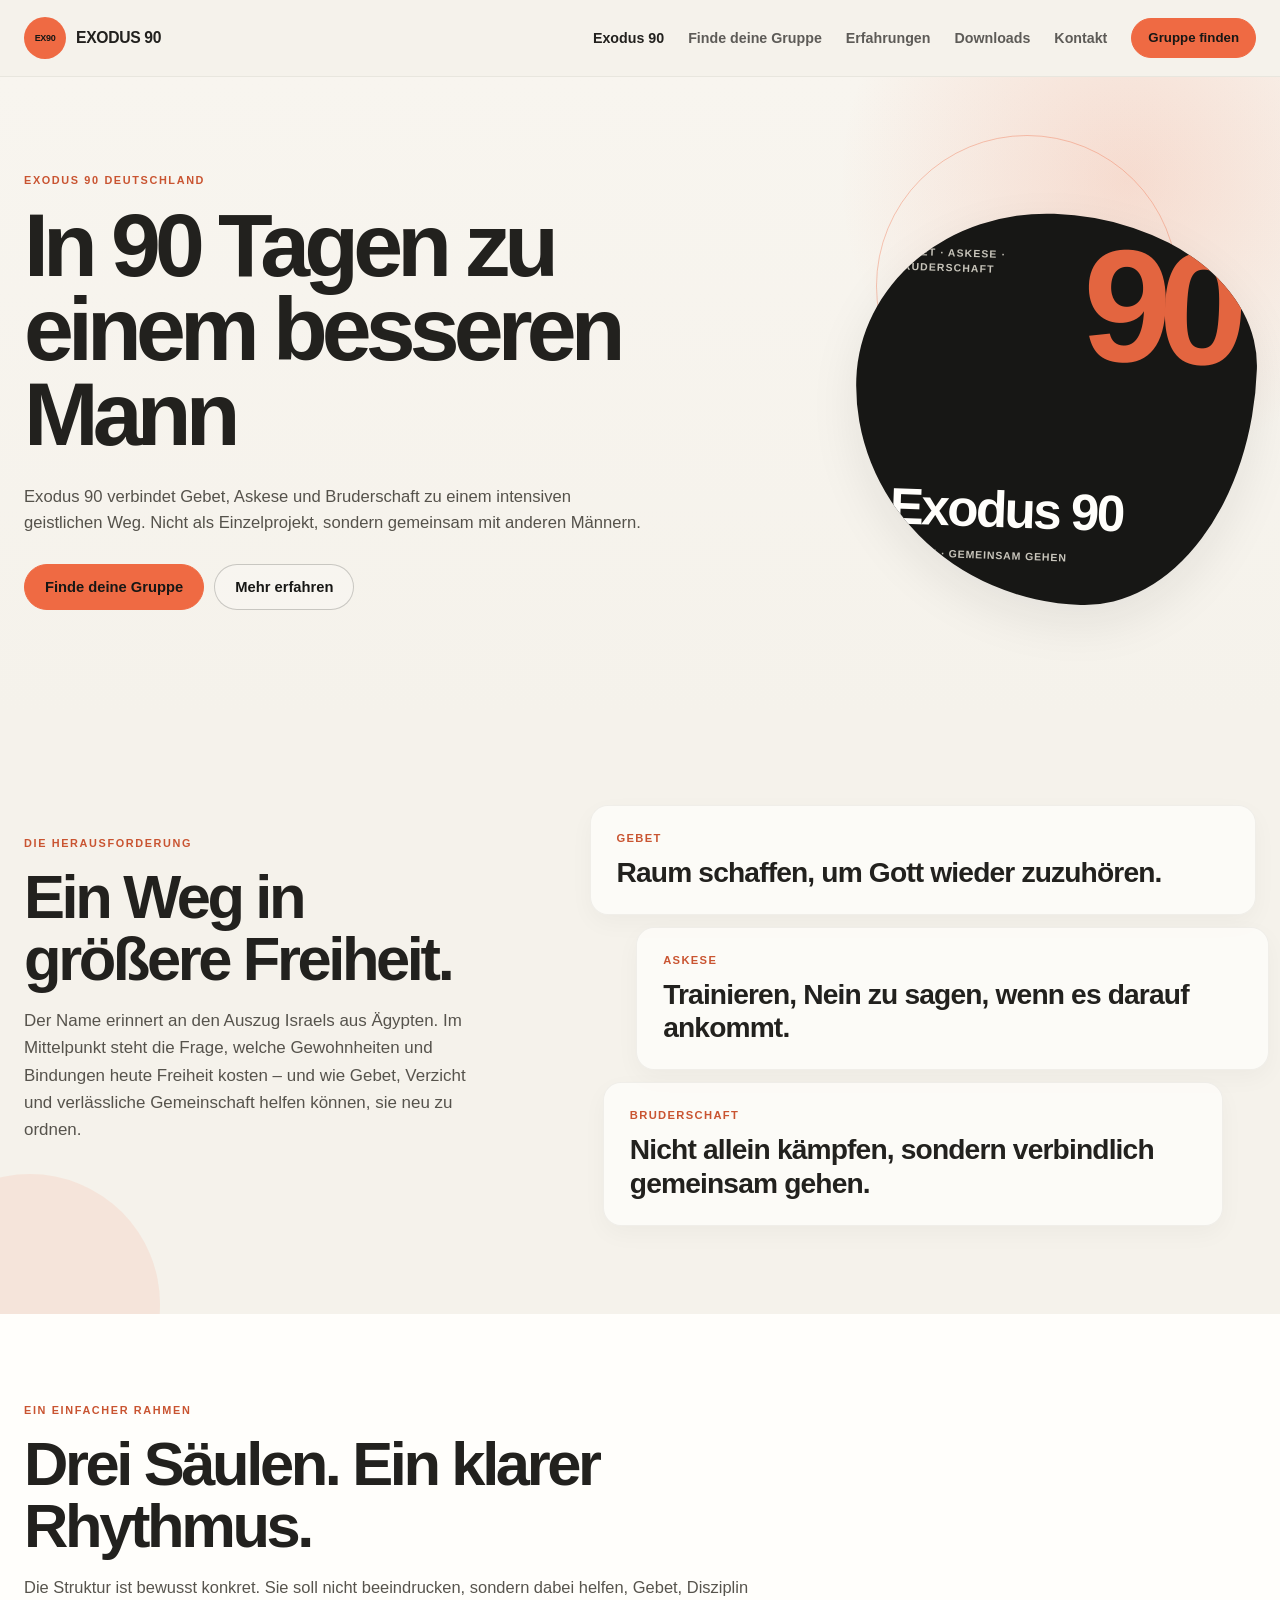
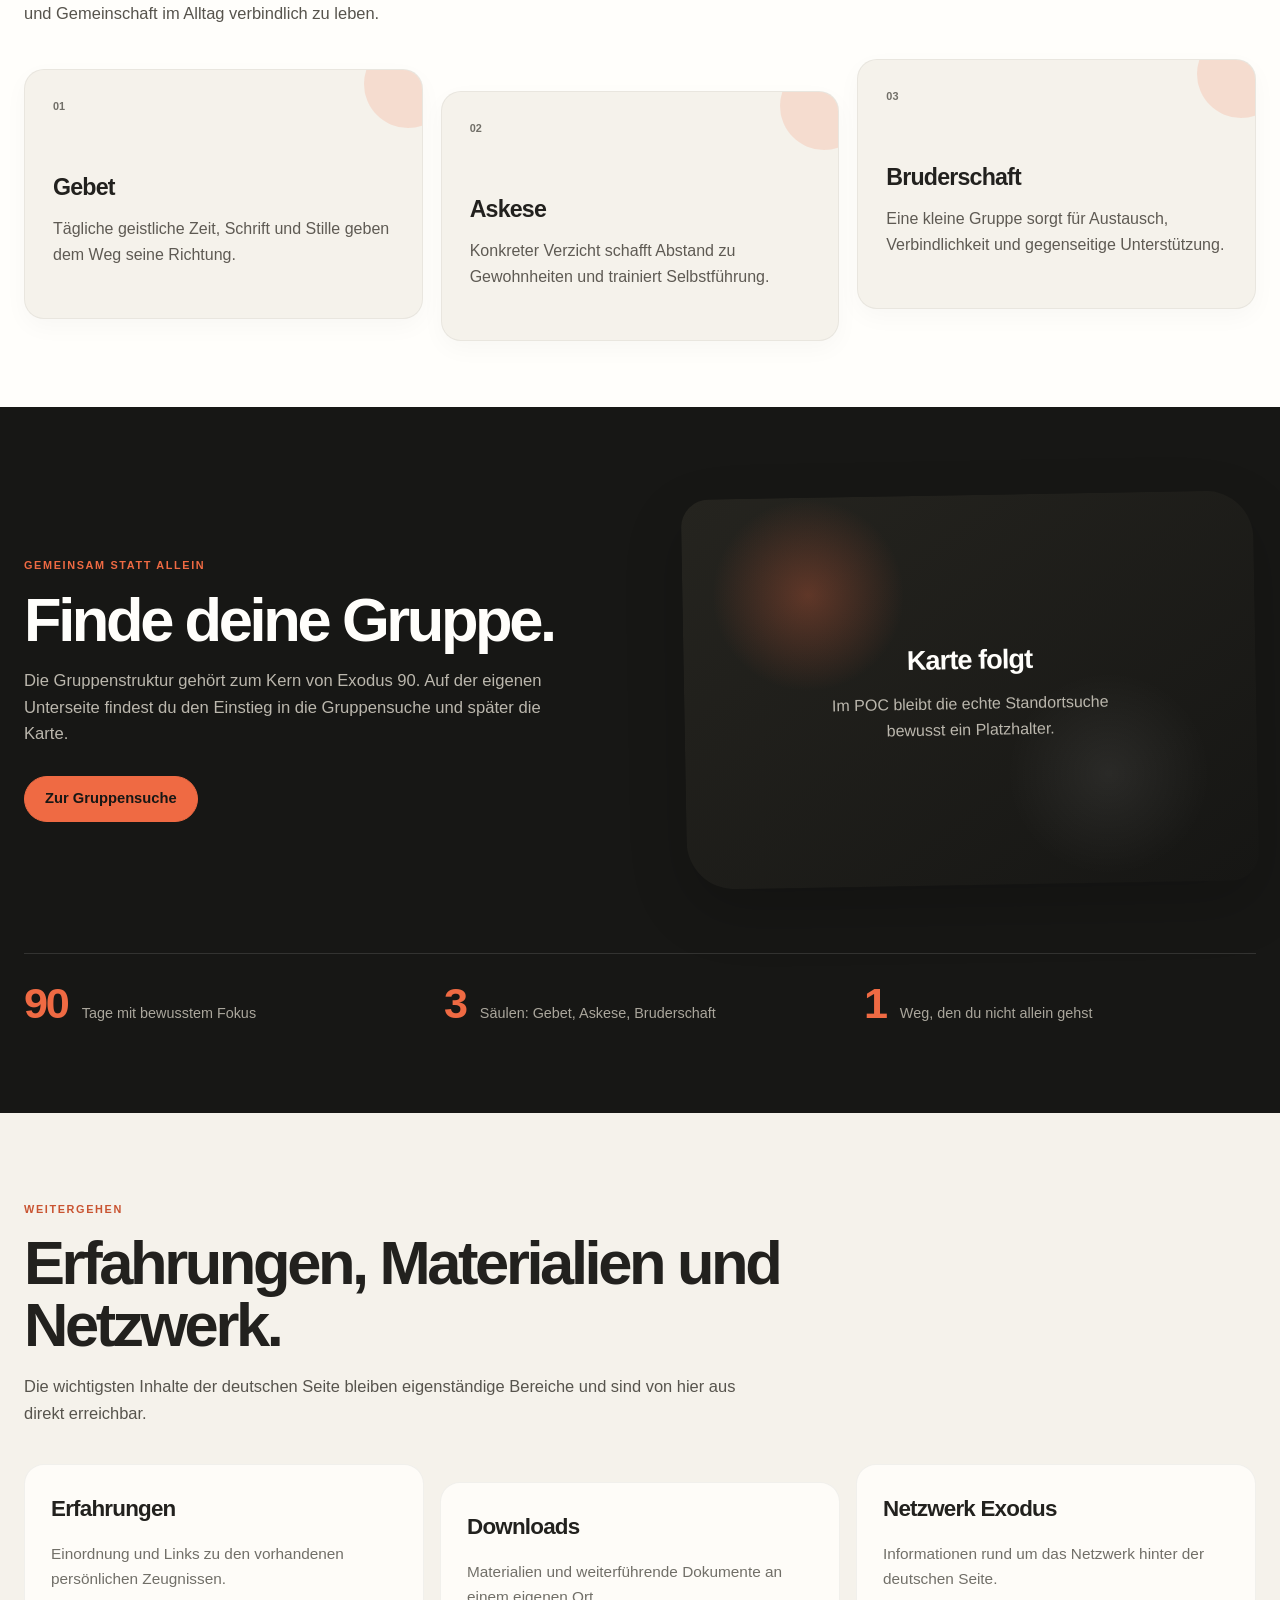
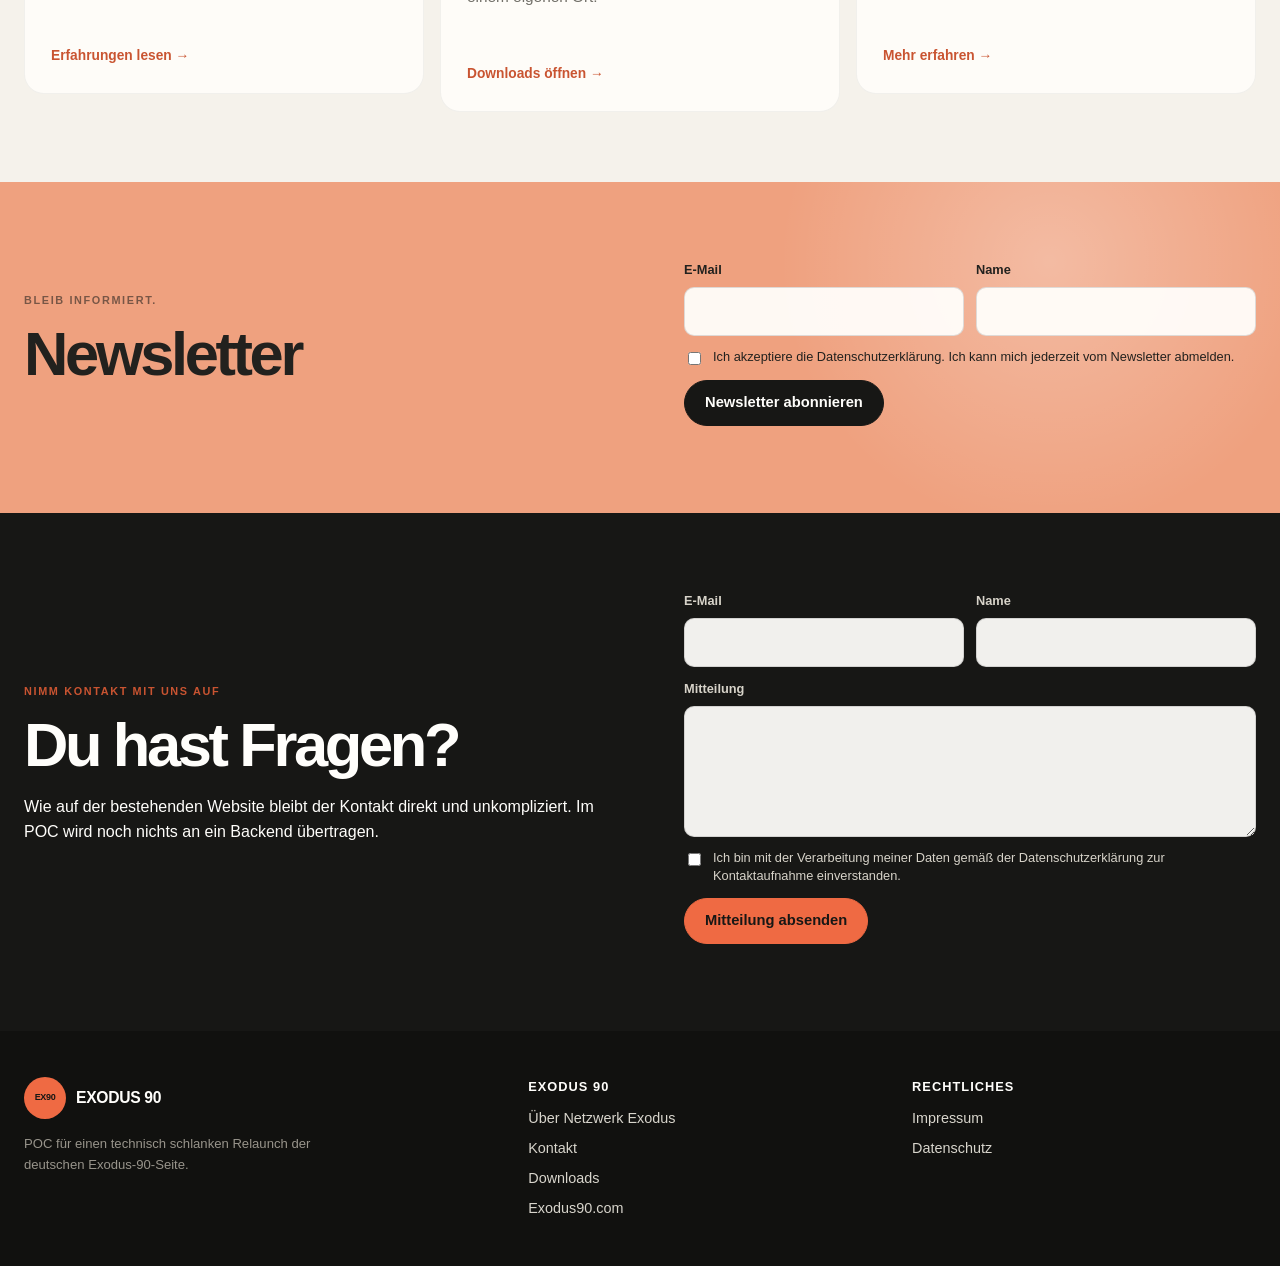
<file: index.html>
<!doctype html>
<html lang="de">
<head>
  <meta charset="utf-8">
  <meta name="viewport" content="width=device-width,initial-scale=1">
  <meta name="description" content="Exodus 90 Deutschland – Proof of Concept">
  <title>Exodus 90 Deutschland</title>
  <link rel="stylesheet" href="css/styles.css">
</head>
<body>
  <header class="site-header">
    <div class="container header-inner">
      <a class="logo" href="index.html" aria-label="Exodus 90 Startseite"><span class="logo-mark">EX90</span><span class="logo-word">EXODUS 90</span></a>
      <button class="menu-toggle" type="button" aria-expanded="false" aria-controls="main-nav">Menü</button>
      <nav id="main-nav" class="main-nav" aria-label="Hauptnavigation">
        <a aria-current="page" href="index.html">Exodus 90</a>
        <a href="gruppen.html">Finde deine Gruppe</a>
        <a href="erfahrungen.html">Erfahrungen</a>
        <a href="downloads.html">Downloads</a>
        <a href="kontakt.html">Kontakt</a>
        <a class="btn btn-small btn-orange" href="gruppen.html">Gruppe finden</a>
      </nav>
    </div>
  </header>

  <main>
    <section class="hero">
      <div class="container hero-grid">
        <div>
          <p class="kicker">Exodus 90 Deutschland</p>
          <h1>In 90 Tagen zu einem besseren Mann</h1>
          <p class="hero-copy">Exodus 90 verbindet Gebet, Askese und Bruderschaft zu einem intensiven geistlichen Weg. Nicht als Einzelprojekt, sondern gemeinsam mit anderen Männern.</p>
          <div class="hero-actions">
            <a class="btn btn-orange" href="gruppen.html">Finde deine Gruppe</a>
            <a class="btn btn-light" href="#was-ist-exodus">Mehr erfahren</a>
          </div>
        </div>
        <div class="hero-badge" aria-label="Exodus 90 – Ninety Days">
          <strong>Exodus 90</strong>
          <span>90 Tage · gemeinsam gehen</span>
        </div>
      </div>
    </section>

    <section id="was-ist-exodus" class="section editorial-intro">
      <div class="container editorial-grid">
        <div class="editorial-copy">
          <p class="kicker">Die Herausforderung</p>
          <h2 class="section-title">Ein Weg in größere Freiheit.</h2>
          <p>Der Name erinnert an den Auszug Israels aus Ägypten. Im Mittelpunkt steht die Frage, welche Gewohnheiten und Bindungen heute Freiheit kosten – und wie Gebet, Verzicht und verlässliche Gemeinschaft helfen können, sie neu zu ordnen.</p>
        </div>
        <div class="editorial-statements">
          <article class="statement-card">
            <span>Gebet</span>
            <strong>Raum schaffen, um Gott wieder zuzuhören.</strong>
          </article>
          <article class="statement-card">
            <span>Askese</span>
            <strong>Trainieren, Nein zu sagen, wenn es darauf ankommt.</strong>
          </article>
          <article class="statement-card">
            <span>Bruderschaft</span>
            <strong>Nicht allein kämpfen, sondern verbindlich gemeinsam gehen.</strong>
          </article>
        </div>
      </div>
    </section>

    <section class="section section-white">
      <div class="container">
        <p class="kicker">Ein einfacher Rahmen</p>
        <h2 class="section-title">Drei Säulen. Ein klarer Rhythmus.</h2>
        <p class="lead">Die Struktur ist bewusst konkret. Sie soll nicht beeindrucken, sondern dabei helfen, Gebet, Disziplin und Gemeinschaft im Alltag verbindlich zu leben.</p>
        <div class="three-grid">
          <article class="feature"><span class="num">01</span><h3>Gebet</h3><p>Tägliche geistliche Zeit, Schrift und Stille geben dem Weg seine Richtung.</p></article>
          <article class="feature"><span class="num">02</span><h3>Askese</h3><p>Konkreter Verzicht schafft Abstand zu Gewohnheiten und trainiert Selbstführung.</p></article>
          <article class="feature"><span class="num">03</span><h3>Bruderschaft</h3><p>Eine kleine Gruppe sorgt für Austausch, Verbindlichkeit und gegenseitige Unterstützung.</p></article>
        </div>
      </div>
    </section>

    <section class="section section-black">
      <div class="container">
        <div class="split">
          <div class="action-panel">
            <p class="kicker">Gemeinsam statt allein</p>
            <h2 class="section-title">Finde deine Gruppe.</h2>
            <p>Die Gruppenstruktur gehört zum Kern von Exodus 90. Auf der eigenen Unterseite findest du den Einstieg in die Gruppensuche und später die Karte.</p>
            <div class="hero-actions"><a class="btn btn-orange" href="gruppen.html">Zur Gruppensuche</a></div>
          </div>
          <div class="map-placeholder"><div><strong>Karte folgt</strong><span>Im POC bleibt die echte Standortsuche bewusst ein Platzhalter.</span></div></div>
        </div>
        <div class="metrics" aria-label="Exodus 90 in Kürze">
          <div class="metric"><strong>90</strong><span>Tage mit bewusstem Fokus</span></div>
          <div class="metric"><strong>3</strong><span>Säulen: Gebet, Askese, Bruderschaft</span></div>
          <div class="metric"><strong>1</strong><span>Weg, den du nicht allein gehst</span></div>
        </div>
      </div>
    </section>

    <section class="section">
      <div class="container">
        <p class="kicker">Weitergehen</p>
        <h2 class="section-title">Erfahrungen, Materialien und Netzwerk.</h2>
        <p class="lead">Die wichtigsten Inhalte der deutschen Seite bleiben eigenständige Bereiche und sind von hier aus direkt erreichbar.</p>
        <div class="link-grid">
          <a class="link-card" href="erfahrungen.html"><div><h3>Erfahrungen</h3><p>Einordnung und Links zu den vorhandenen persönlichen Zeugnissen.</p></div><span>Erfahrungen lesen →</span></a>
          <a class="link-card" href="downloads.html"><div><h3>Downloads</h3><p>Materialien und weiterführende Dokumente an einem eigenen Ort.</p></div><span>Downloads öffnen →</span></a>
          <a class="link-card" href="netzwerk.html"><div><h3>Netzwerk Exodus</h3><p>Informationen rund um das Netzwerk hinter der deutschen Seite.</p></div><span>Mehr erfahren →</span></a>
        </div>
      </div>
    </section>

    <section class="newsletter">
      <div class="container split">
        <div><p class="kicker">Bleib informiert.</p><h2 class="section-title">Newsletter</h2></div>
        <form data-demo-form>
          <div class="form-grid">
            <label>E-Mail<input type="email" required></label>
            <label>Name<input type="text" required></label>
            <label class="checkline full"><input type="checkbox" required><span>Ich akzeptiere die Datenschutzerklärung. Ich kann mich jederzeit vom Newsletter abmelden.</span></label>
            <div class="full"><button class="btn" type="submit">Newsletter abonnieren</button><p class="form-status" aria-live="polite"></p></div>
          </div>
        </form>
      </div>
    </section>

    <section class="contact-band">
      <div class="container split">
        <div><p class="kicker">Nimm Kontakt mit uns auf</p><h2 class="section-title">Du hast Fragen?</h2><p>Wie auf der bestehenden Website bleibt der Kontakt direkt und unkompliziert. Im POC wird noch nichts an ein Backend übertragen.</p></div>
        <form data-demo-form>
          <div class="form-grid">
            <label>E-Mail<input type="email" required></label>
            <label>Name<input type="text" required></label>
            <label class="full">Mitteilung<textarea rows="5" required></textarea></label>
            <label class="checkline full"><input type="checkbox" required><span>Ich bin mit der Verarbeitung meiner Daten gemäß der Datenschutzerklärung zur Kontaktaufnahme einverstanden.</span></label>
            <div class="full"><button class="btn btn-orange" type="submit">Mitteilung absenden</button><p class="form-status" aria-live="polite"></p></div>
          </div>
        </form>
      </div>
    </section>
  </main>

  <footer class="site-footer">
    <div class="container footer-grid">
      <div><a class="logo" href="index.html"><span class="logo-mark">EX90</span><span class="logo-word">EXODUS 90</span></a><p class="footer-note">POC für einen technisch schlanken Relaunch der deutschen Exodus-90-Seite.</p></div>
      <div><h4>Exodus 90</h4><div class="footer-links"><a href="netzwerk.html">Über Netzwerk Exodus</a><a href="kontakt.html">Kontakt</a><a href="downloads.html">Downloads</a><a href="https://exodus90.com/">Exodus90.com</a></div></div>
      <div><h4>Rechtliches</h4><div class="footer-links"><a href="impressum.html">Impressum</a><a href="datenschutz.html">Datenschutz</a></div></div>
    </div>
  </footer>
  <script src="js/main.js"></script>
</body>
</html>
</file>
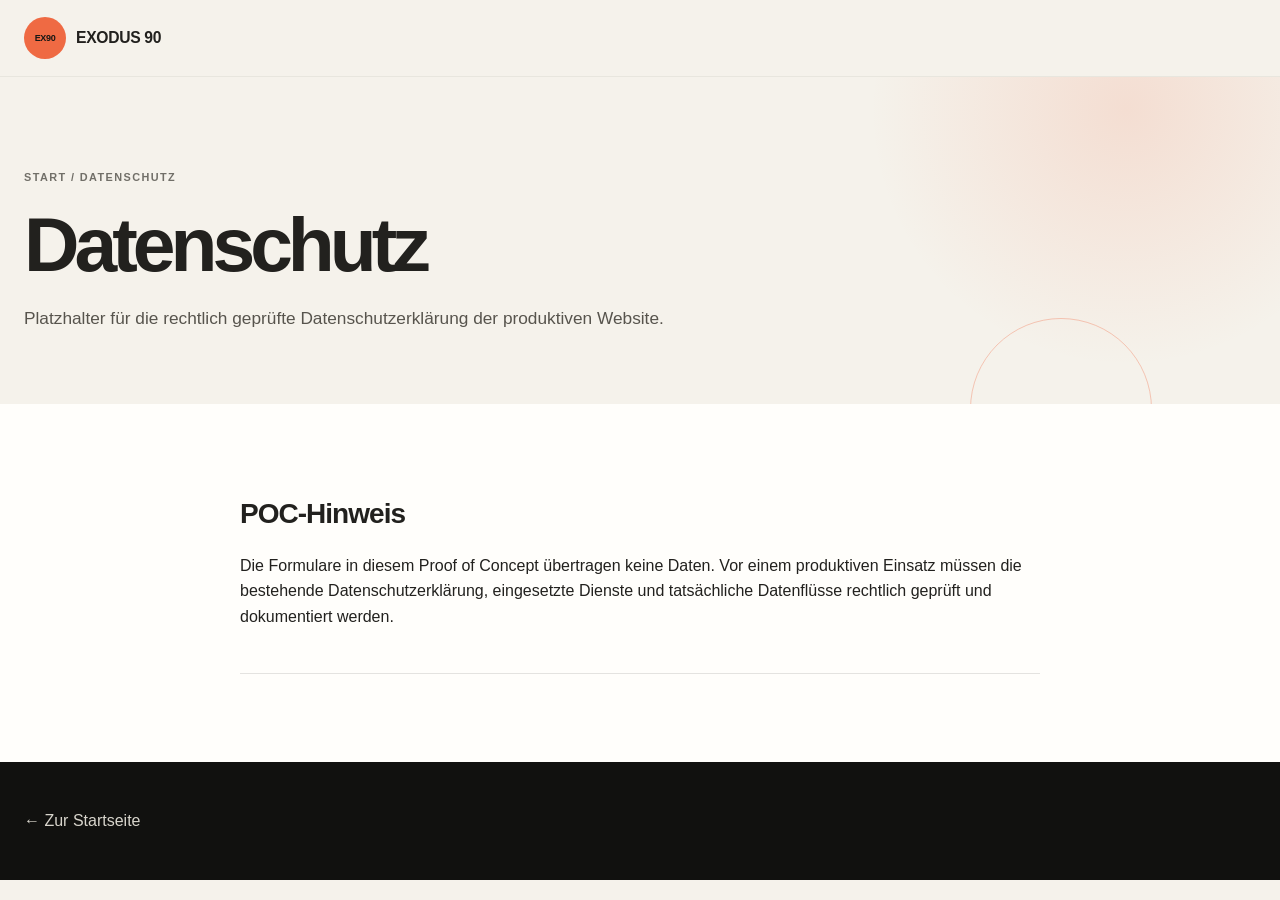
<file: datenschutz.html>
<!doctype html><html lang="de"><head><meta charset="utf-8"><meta name="viewport" content="width=device-width,initial-scale=1"><title>Datenschutz – Exodus 90</title><link rel="stylesheet" href="css/styles.css"></head><body><header class="site-header"><div class="container header-inner"><a class="logo" href="index.html"><span class="logo-mark">EX90</span><span class="logo-word">EXODUS 90</span></a></div></header><main><section class="page-hero"><div class="container"><div class="breadcrumb"><a href="index.html">Start</a> / Datenschutz</div><h1>Datenschutz</h1><p>Platzhalter für die rechtlich geprüfte Datenschutzerklärung der produktiven Website.</p></div></section><section class="section section-white"><div class="narrow content-stack"><article class="content-block"><h2>POC-Hinweis</h2><p>Die Formulare in diesem Proof of Concept übertragen keine Daten. Vor einem produktiven Einsatz müssen die bestehende Datenschutzerklärung, eingesetzte Dienste und tatsächliche Datenflüsse rechtlich geprüft und dokumentiert werden.</p></article></div></section></main><footer class="site-footer"><div class="container"><a href="index.html">← Zur Startseite</a></div></footer></body></html>
</file>
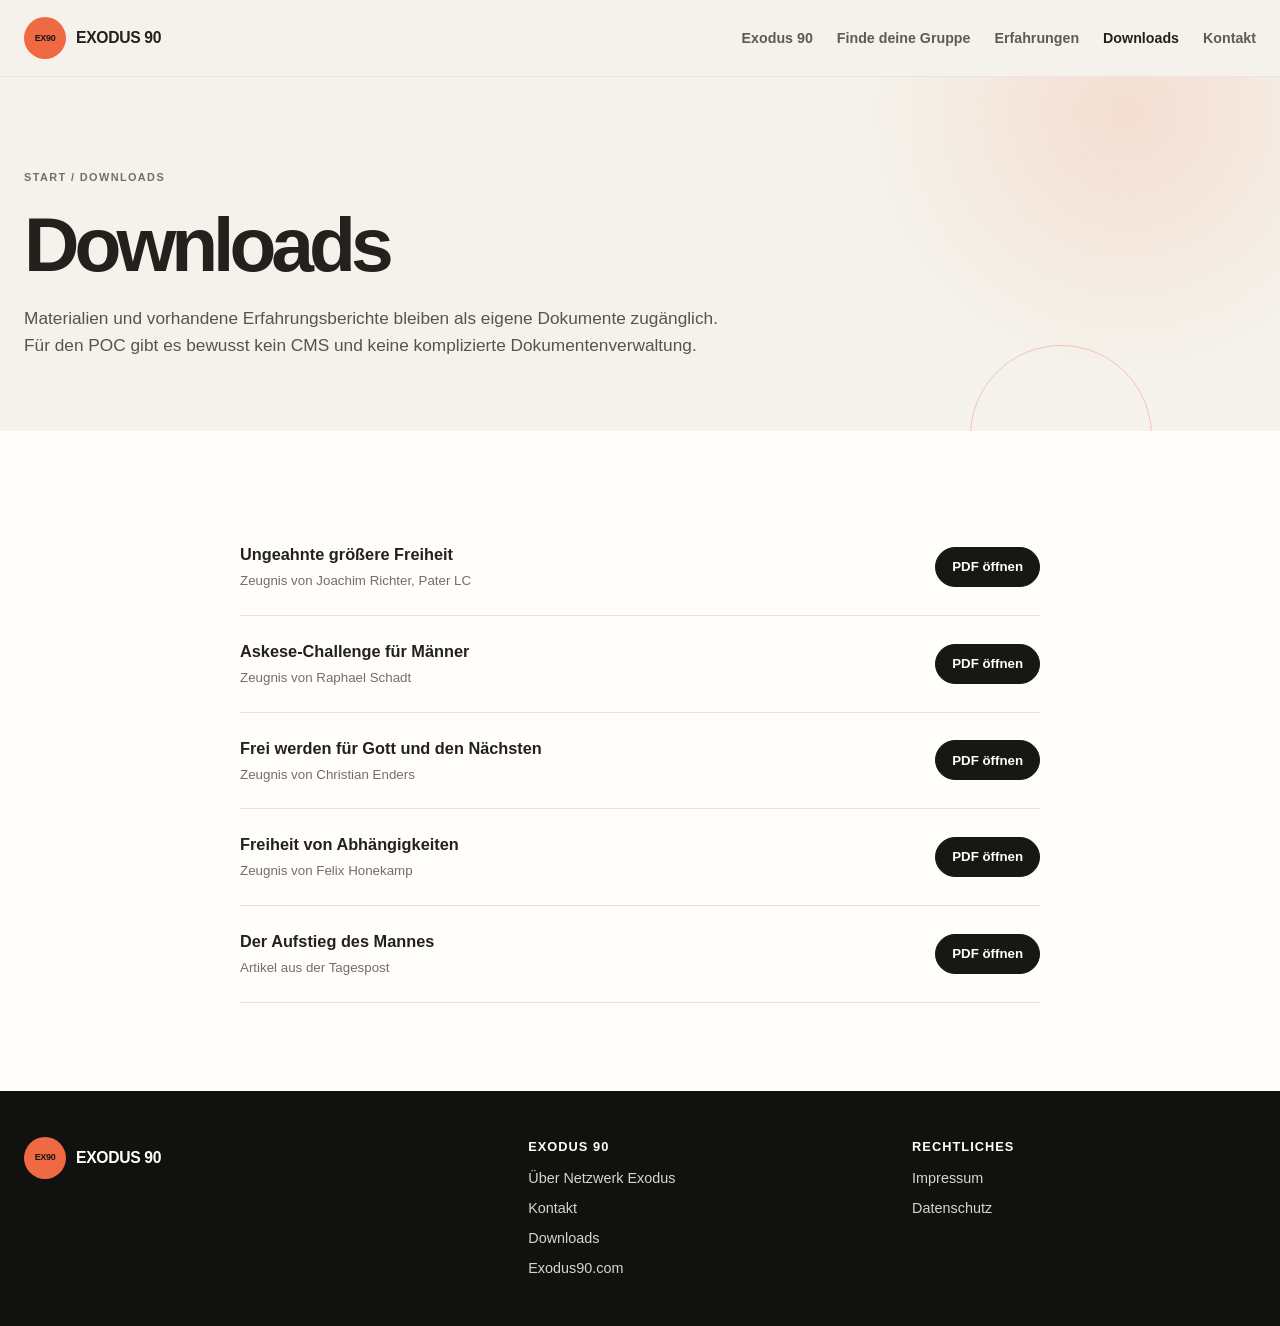
<file: downloads.html>
<!doctype html>
<html lang="de"><head><meta charset="utf-8"><meta name="viewport" content="width=device-width,initial-scale=1"><title>Downloads – Exodus 90</title><link rel="stylesheet" href="css/styles.css"></head><body>
<header class="site-header"><div class="container header-inner"><a class="logo" href="index.html"><span class="logo-mark">EX90</span><span class="logo-word">EXODUS 90</span></a><button class="menu-toggle" type="button" aria-expanded="false" aria-controls="main-nav">Menü</button><nav id="main-nav" class="main-nav"><a href="index.html">Exodus 90</a><a href="gruppen.html">Finde deine Gruppe</a><a href="erfahrungen.html">Erfahrungen</a><a aria-current="page" href="downloads.html">Downloads</a><a href="kontakt.html">Kontakt</a></nav></div></header>
<main><section class="page-hero"><div class="container"><div class="breadcrumb"><a href="index.html">Start</a> / Downloads</div><h1>Downloads</h1><p>Materialien und vorhandene Erfahrungsberichte bleiben als eigene Dokumente zugänglich. Für den POC gibt es bewusst kein CMS und keine komplizierte Dokumentenverwaltung.</p></div></section>
<section class="section section-white"><div class="narrow"><div class="download-row"><div><strong>Ungeahnte größere Freiheit</strong><small>Zeugnis von Joachim Richter, Pater LC</small></div><a class="btn btn-small" href="https://exodus90.de/assets/testimonials/PaterJoachimRichter.pdf">PDF öffnen</a></div><div class="download-row"><div><strong>Askese-Challenge für Männer</strong><small>Zeugnis von Raphael Schadt</small></div><a class="btn btn-small" href="https://exodus90.de/assets/testimonials/Schadt_Raphael_Vater_Medienfrei.pdf">PDF öffnen</a></div><div class="download-row"><div><strong>Frei werden für Gott und den Nächsten</strong><small>Zeugnis von Christian Enders</small></div><a class="btn btn-small" href="https://exodus90.de/assets/testimonials/EndersChristianMedienfrei.pdf">PDF öffnen</a></div><div class="download-row"><div><strong>Freiheit von Abhängigkeiten</strong><small>Zeugnis von Felix Honekamp</small></div><a class="btn btn-small" href="https://exodus90.de/assets/testimonials/HonekampFelixPornofrei.pdf">PDF öffnen</a></div><div class="download-row"><div><strong>Der Aufstieg des Mannes</strong><small>Artikel aus der Tagespost</small></div><a class="btn btn-small" href="https://exodus90.de/assets/testimonials/Artikel%20in%20der%20Tagespost%202019%20Der_Aufstieg_des_Mannes.pdf">PDF öffnen</a></div></div></section></main>
<footer class="site-footer"><div class="container footer-grid"><div><a class="logo" href="index.html"><span class="logo-mark">EX90</span><span class="logo-word">EXODUS 90</span></a></div><div><h4>Exodus 90</h4><div class="footer-links"><a href="netzwerk.html">Über Netzwerk Exodus</a><a href="kontakt.html">Kontakt</a><a href="downloads.html">Downloads</a><a href="https://exodus90.com/">Exodus90.com</a></div></div><div><h4>Rechtliches</h4><div class="footer-links"><a href="impressum.html">Impressum</a><a href="datenschutz.html">Datenschutz</a></div></div></div></footer><script src="js/main.js"></script></body></html>
</file>
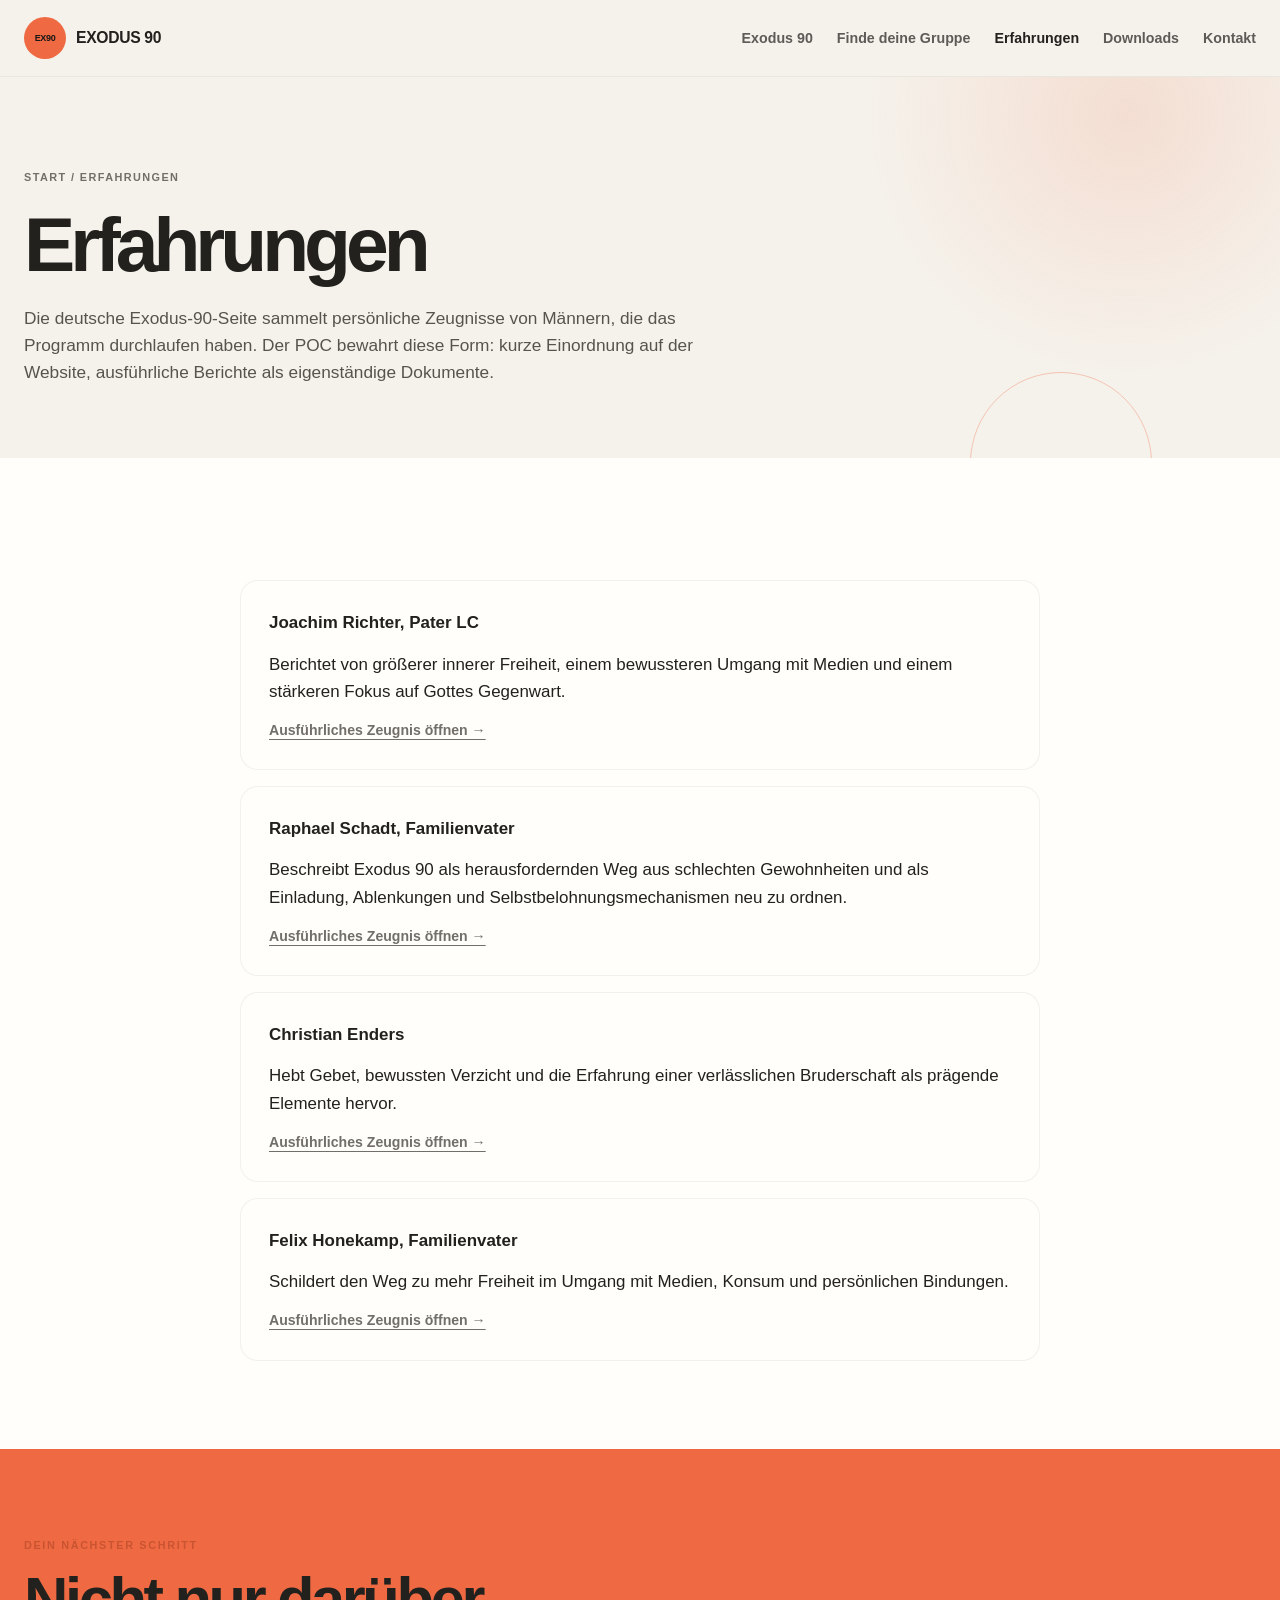
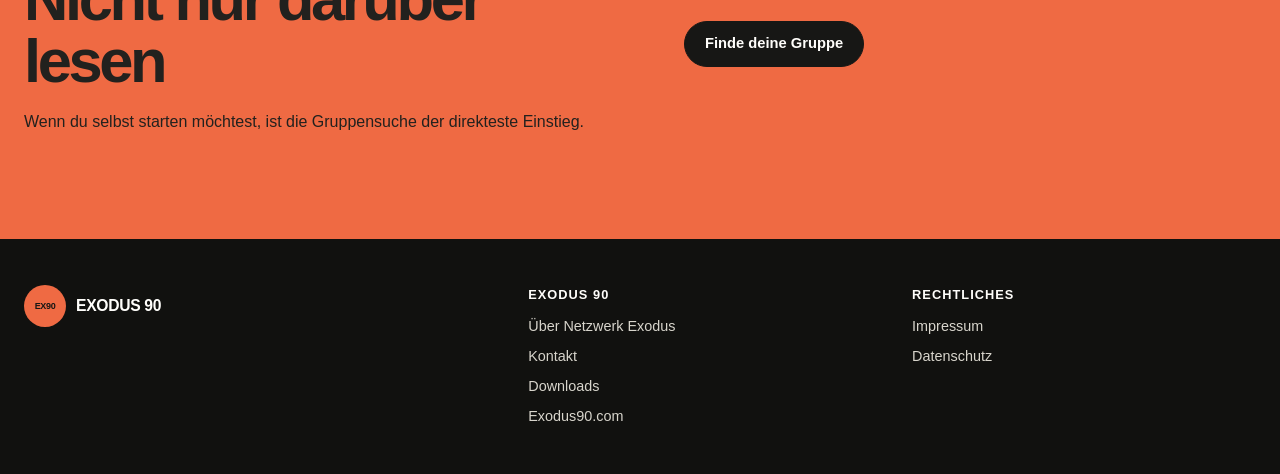
<file: erfahrungen.html>
<!doctype html>
<html lang="de"><head><meta charset="utf-8"><meta name="viewport" content="width=device-width,initial-scale=1"><title>Erfahrungen – Exodus 90</title><link rel="stylesheet" href="css/styles.css"></head><body>
<header class="site-header"><div class="container header-inner"><a class="logo" href="index.html"><span class="logo-mark">EX90</span><span class="logo-word">EXODUS 90</span></a><button class="menu-toggle" type="button" aria-expanded="false" aria-controls="main-nav">Menü</button><nav id="main-nav" class="main-nav"><a href="index.html">Exodus 90</a><a href="gruppen.html">Finde deine Gruppe</a><a aria-current="page" href="erfahrungen.html">Erfahrungen</a><a href="downloads.html">Downloads</a><a href="kontakt.html">Kontakt</a></nav></div></header>
<main><section class="page-hero"><div class="container"><div class="breadcrumb"><a href="index.html">Start</a> / Erfahrungen</div><h1>Erfahrungen</h1><p>Die deutsche Exodus-90-Seite sammelt persönliche Zeugnisse von Männern, die das Programm durchlaufen haben. Der POC bewahrt diese Form: kurze Einordnung auf der Website, ausführliche Berichte als eigenständige Dokumente.</p></div></section>
<section class="section section-white"><div class="narrow"><div class="quote-list">
<article class="quote-card"><p><strong>Joachim Richter, Pater LC</strong></p><p>Berichtet von größerer innerer Freiheit, einem bewussteren Umgang mit Medien und einem stärkeren Fokus auf Gottes Gegenwart.</p><footer><a class="text-link" href="https://exodus90.de/assets/testimonials/PaterJoachimRichter.pdf">Ausführliches Zeugnis öffnen →</a></footer></article>
<article class="quote-card"><p><strong>Raphael Schadt, Familienvater</strong></p><p>Beschreibt Exodus 90 als herausfordernden Weg aus schlechten Gewohnheiten und als Einladung, Ablenkungen und Selbstbelohnungsmechanismen neu zu ordnen.</p><footer><a class="text-link" href="https://exodus90.de/assets/testimonials/Schadt_Raphael_Vater_Medienfrei.pdf">Ausführliches Zeugnis öffnen →</a></footer></article>
<article class="quote-card"><p><strong>Christian Enders</strong></p><p>Hebt Gebet, bewussten Verzicht und die Erfahrung einer verlässlichen Bruderschaft als prägende Elemente hervor.</p><footer><a class="text-link" href="https://exodus90.de/assets/testimonials/EndersChristianMedienfrei.pdf">Ausführliches Zeugnis öffnen →</a></footer></article>
<article class="quote-card"><p><strong>Felix Honekamp, Familienvater</strong></p><p>Schildert den Weg zu mehr Freiheit im Umgang mit Medien, Konsum und persönlichen Bindungen.</p><footer><a class="text-link" href="https://exodus90.de/assets/testimonials/HonekampFelixPornofrei.pdf">Ausführliches Zeugnis öffnen →</a></footer></article>
</div></div></section>
<section class="section section-orange"><div class="container split"><div><p class="kicker">Dein nächster Schritt</p><h2 class="section-title">Nicht nur darüber lesen</h2><p>Wenn du selbst starten möchtest, ist die Gruppensuche der direkteste Einstieg.</p></div><div><a class="btn" href="gruppen.html">Finde deine Gruppe</a></div></div></section></main>
<footer class="site-footer"><div class="container footer-grid"><div><a class="logo" href="index.html"><span class="logo-mark">EX90</span><span class="logo-word">EXODUS 90</span></a></div><div><h4>Exodus 90</h4><div class="footer-links"><a href="netzwerk.html">Über Netzwerk Exodus</a><a href="kontakt.html">Kontakt</a><a href="downloads.html">Downloads</a><a href="https://exodus90.com/">Exodus90.com</a></div></div><div><h4>Rechtliches</h4><div class="footer-links"><a href="impressum.html">Impressum</a><a href="datenschutz.html">Datenschutz</a></div></div></div></footer><script src="js/main.js"></script></body></html>
</file>
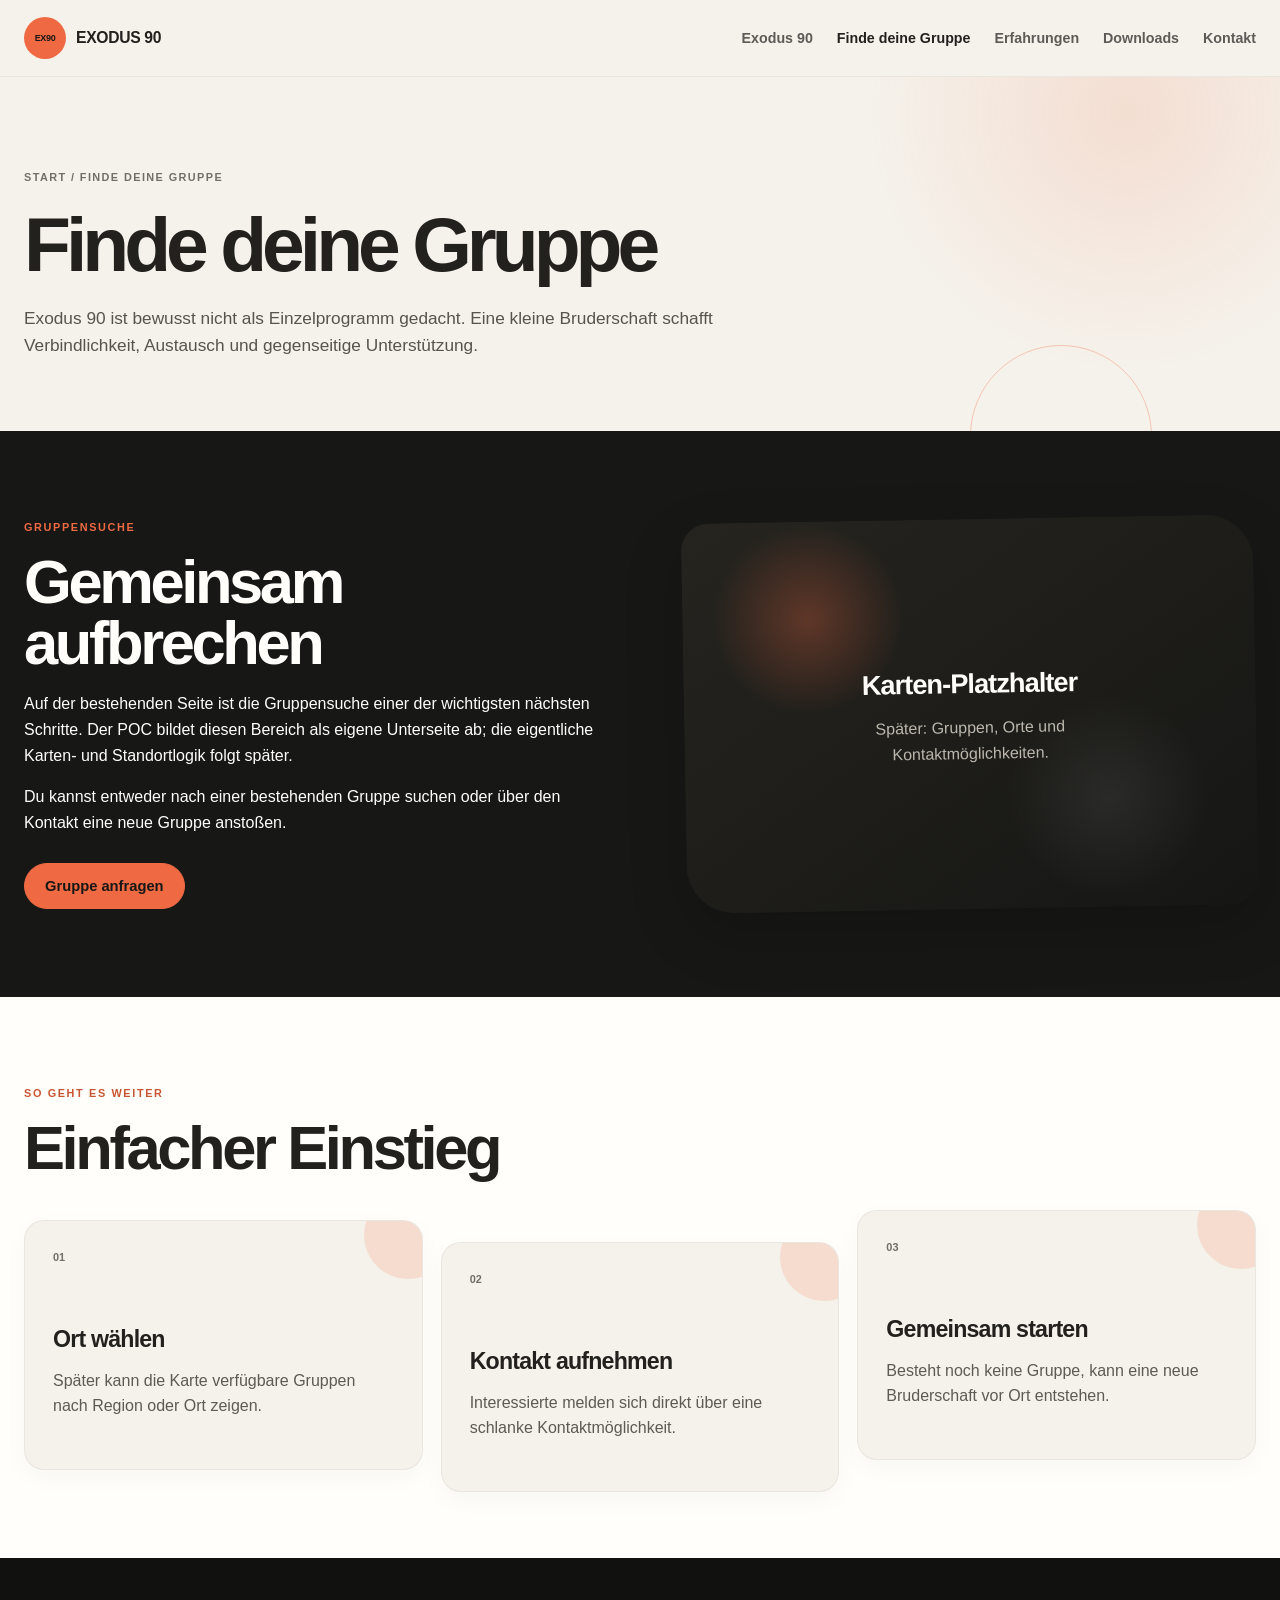
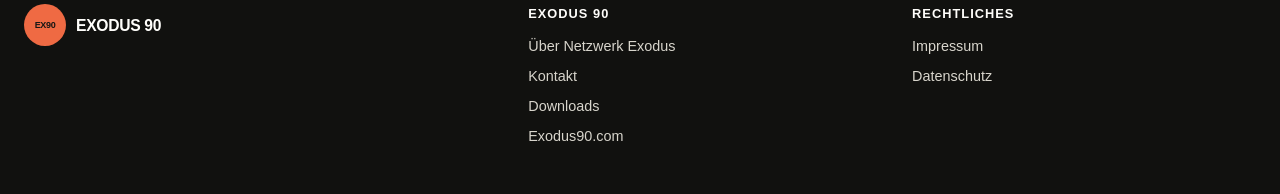
<file: gruppen.html>
<!doctype html>
<html lang="de"><head><meta charset="utf-8"><meta name="viewport" content="width=device-width,initial-scale=1"><title>Finde deine Gruppe – Exodus 90</title><link rel="stylesheet" href="css/styles.css"></head><body>
<header class="site-header"><div class="container header-inner"><a class="logo" href="index.html"><span class="logo-mark">EX90</span><span class="logo-word">EXODUS 90</span></a><button class="menu-toggle" type="button" aria-expanded="false" aria-controls="main-nav">Menü</button><nav id="main-nav" class="main-nav"><a href="index.html">Exodus 90</a><a aria-current="page" href="gruppen.html">Finde deine Gruppe</a><a href="erfahrungen.html">Erfahrungen</a><a href="downloads.html">Downloads</a><a href="kontakt.html">Kontakt</a></nav></div></header>
<main><section class="page-hero"><div class="container"><div class="breadcrumb"><a href="index.html">Start</a> / Finde deine Gruppe</div><h1>Finde deine Gruppe</h1><p>Exodus 90 ist bewusst nicht als Einzelprogramm gedacht. Eine kleine Bruderschaft schafft Verbindlichkeit, Austausch und gegenseitige Unterstützung.</p></div></section>
<section class="section section-black"><div class="container split"><div><p class="kicker">Gruppensuche</p><h2 class="section-title">Gemeinsam aufbrechen</h2><p>Auf der bestehenden Seite ist die Gruppensuche einer der wichtigsten nächsten Schritte. Der POC bildet diesen Bereich als eigene Unterseite ab; die eigentliche Karten- und Standortlogik folgt später.</p><p>Du kannst entweder nach einer bestehenden Gruppe suchen oder über den Kontakt eine neue Gruppe anstoßen.</p><div class="hero-actions"><a class="btn btn-orange" href="kontakt.html">Gruppe anfragen</a></div></div><div class="map-placeholder"><div><strong>Karten-Platzhalter</strong><span>Später: Gruppen, Orte und Kontaktmöglichkeiten.</span></div></div></div></section>
<section class="section section-white"><div class="container"><p class="kicker">So geht es weiter</p><h2 class="section-title">Einfacher Einstieg</h2><div class="three-grid"><article class="feature"><span class="num">01</span><h3>Ort wählen</h3><p>Später kann die Karte verfügbare Gruppen nach Region oder Ort zeigen.</p></article><article class="feature"><span class="num">02</span><h3>Kontakt aufnehmen</h3><p>Interessierte melden sich direkt über eine schlanke Kontaktmöglichkeit.</p></article><article class="feature"><span class="num">03</span><h3>Gemeinsam starten</h3><p>Besteht noch keine Gruppe, kann eine neue Bruderschaft vor Ort entstehen.</p></article></div></div></section></main>
<footer class="site-footer"><div class="container footer-grid"><div><a class="logo" href="index.html"><span class="logo-mark">EX90</span><span class="logo-word">EXODUS 90</span></a></div><div><h4>Exodus 90</h4><div class="footer-links"><a href="netzwerk.html">Über Netzwerk Exodus</a><a href="kontakt.html">Kontakt</a><a href="downloads.html">Downloads</a><a href="https://exodus90.com/">Exodus90.com</a></div></div><div><h4>Rechtliches</h4><div class="footer-links"><a href="impressum.html">Impressum</a><a href="datenschutz.html">Datenschutz</a></div></div></div></footer><script src="js/main.js"></script></body></html>
</file>
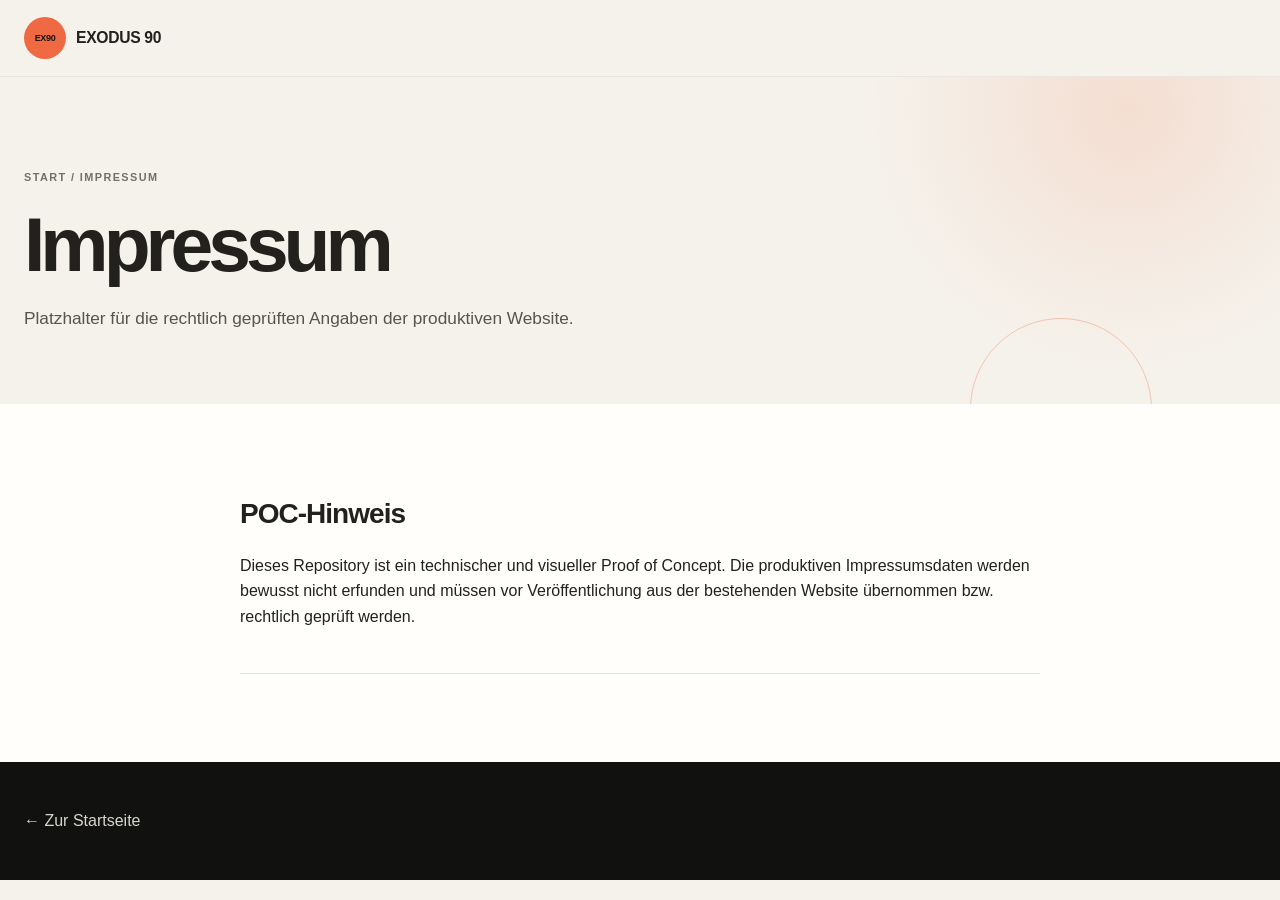
<file: impressum.html>
<!doctype html><html lang="de"><head><meta charset="utf-8"><meta name="viewport" content="width=device-width,initial-scale=1"><title>Impressum – Exodus 90</title><link rel="stylesheet" href="css/styles.css"></head><body><header class="site-header"><div class="container header-inner"><a class="logo" href="index.html"><span class="logo-mark">EX90</span><span class="logo-word">EXODUS 90</span></a></div></header><main><section class="page-hero"><div class="container"><div class="breadcrumb"><a href="index.html">Start</a> / Impressum</div><h1>Impressum</h1><p>Platzhalter für die rechtlich geprüften Angaben der produktiven Website.</p></div></section><section class="section section-white"><div class="narrow content-stack"><article class="content-block"><h2>POC-Hinweis</h2><p>Dieses Repository ist ein technischer und visueller Proof of Concept. Die produktiven Impressumsdaten werden bewusst nicht erfunden und müssen vor Veröffentlichung aus der bestehenden Website übernommen bzw. rechtlich geprüft werden.</p></article></div></section></main><footer class="site-footer"><div class="container"><a href="index.html">← Zur Startseite</a></div></footer></body></html>
</file>
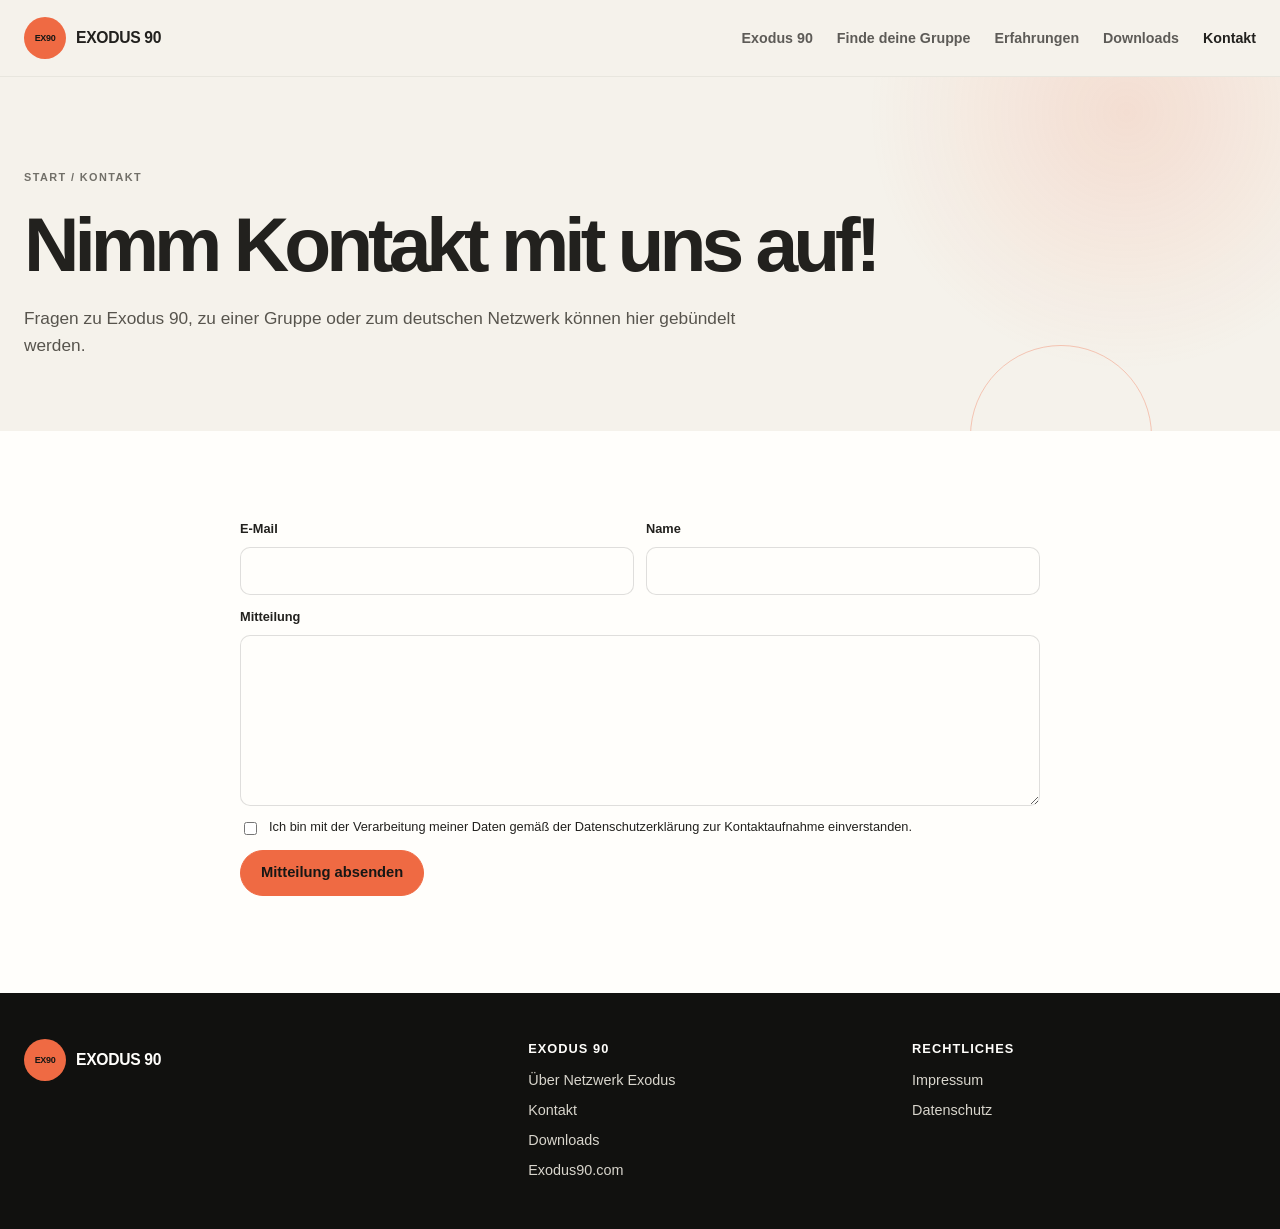
<file: kontakt.html>
<!doctype html><html lang="de"><head><meta charset="utf-8"><meta name="viewport" content="width=device-width,initial-scale=1"><title>Kontakt – Exodus 90</title><link rel="stylesheet" href="css/styles.css"></head><body><header class="site-header"><div class="container header-inner"><a class="logo" href="index.html"><span class="logo-mark">EX90</span><span class="logo-word">EXODUS 90</span></a><button class="menu-toggle" type="button" aria-expanded="false" aria-controls="main-nav">Menü</button><nav id="main-nav" class="main-nav"><a href="index.html">Exodus 90</a><a href="gruppen.html">Finde deine Gruppe</a><a href="erfahrungen.html">Erfahrungen</a><a href="downloads.html">Downloads</a><a aria-current="page" href="kontakt.html">Kontakt</a></nav></div></header><main><section class="page-hero"><div class="container"><div class="breadcrumb"><a href="index.html">Start</a> / Kontakt</div><h1>Nimm Kontakt mit uns auf!</h1><p>Fragen zu Exodus 90, zu einer Gruppe oder zum deutschen Netzwerk können hier gebündelt werden.</p></div></section><section class="section section-white"><div class="narrow"><form data-demo-form><div class="form-grid"><label>E-Mail<input type="email" required></label><label>Name<input type="text" required></label><label class="full">Mitteilung<textarea rows="7" required></textarea></label><label class="checkline full"><input type="checkbox" required><span>Ich bin mit der Verarbeitung meiner Daten gemäß der Datenschutzerklärung zur Kontaktaufnahme einverstanden.</span></label><div class="full"><button class="btn btn-orange" type="submit">Mitteilung absenden</button><p class="form-status" aria-live="polite"></p></div></div></form></div></section></main><footer class="site-footer"><div class="container footer-grid"><div><a class="logo" href="index.html"><span class="logo-mark">EX90</span><span class="logo-word">EXODUS 90</span></a></div><div><h4>Exodus 90</h4><div class="footer-links"><a href="netzwerk.html">Über Netzwerk Exodus</a><a href="kontakt.html">Kontakt</a><a href="downloads.html">Downloads</a><a href="https://exodus90.com/">Exodus90.com</a></div></div><div><h4>Rechtliches</h4><div class="footer-links"><a href="impressum.html">Impressum</a><a href="datenschutz.html">Datenschutz</a></div></div></div></footer><script src="js/main.js"></script></body></html>
</file>
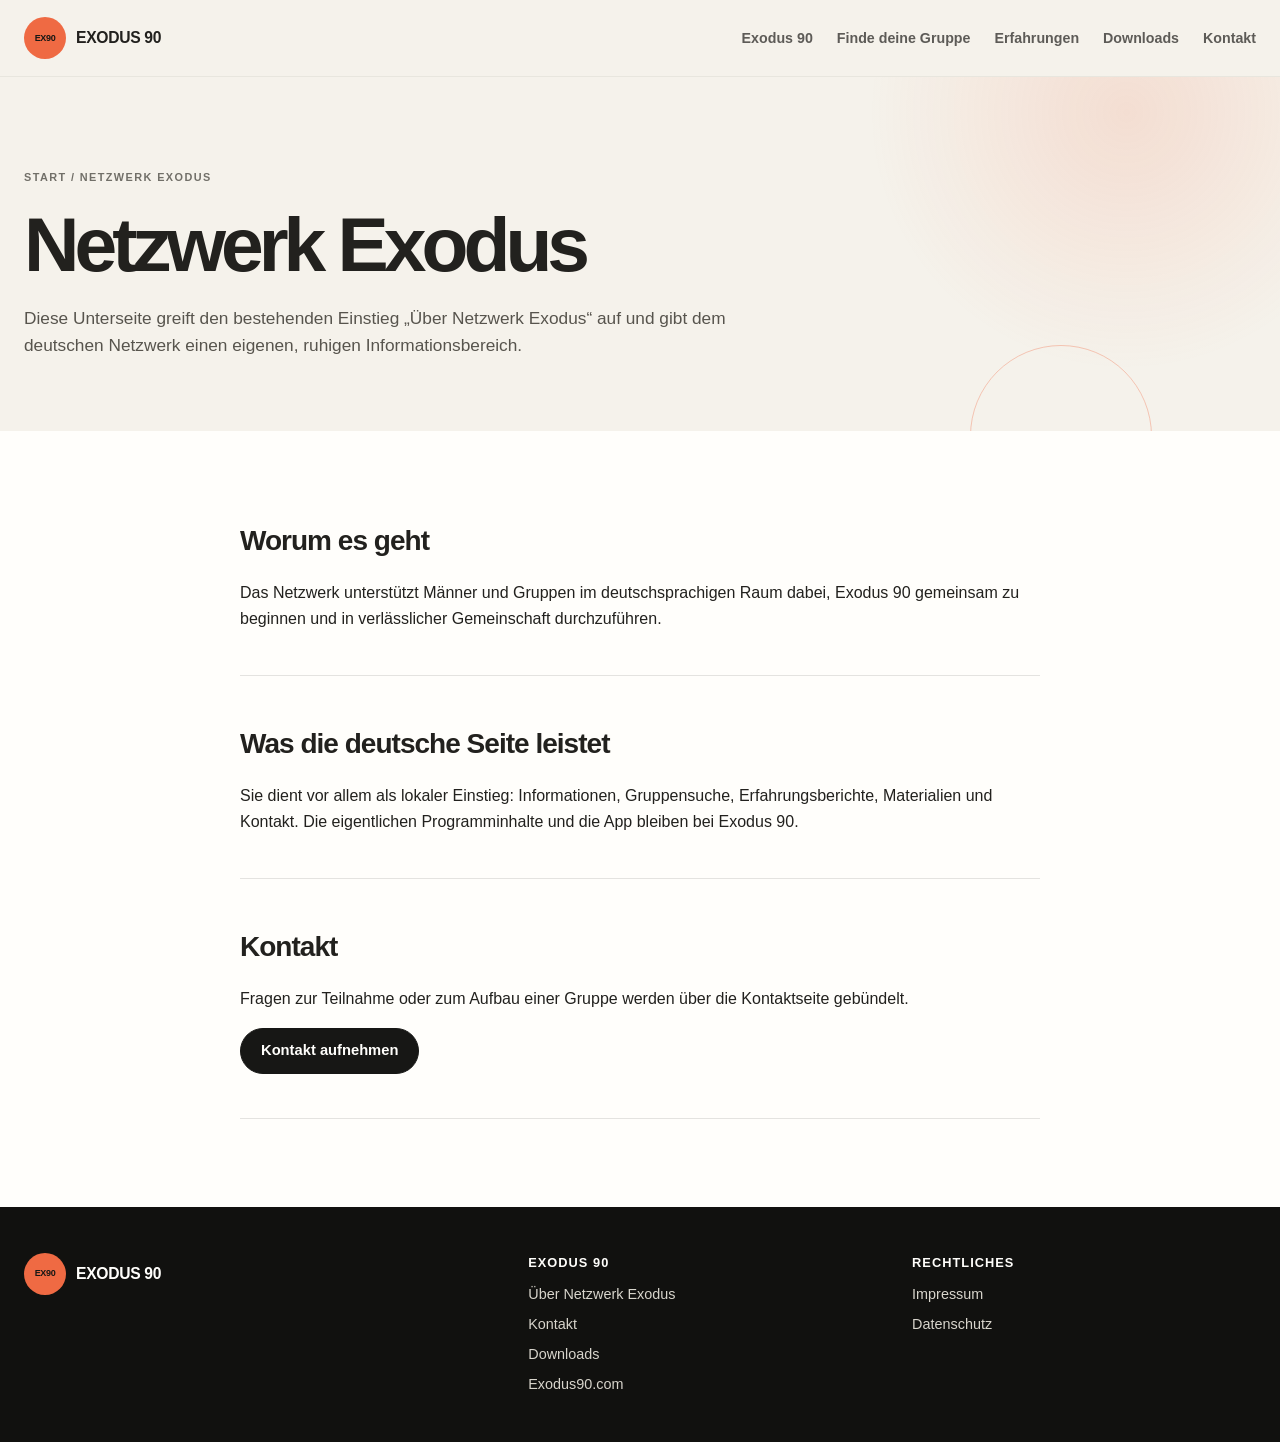
<file: netzwerk.html>
<!doctype html><html lang="de"><head><meta charset="utf-8"><meta name="viewport" content="width=device-width,initial-scale=1"><title>Netzwerk Exodus – Exodus 90</title><link rel="stylesheet" href="css/styles.css"></head><body><header class="site-header"><div class="container header-inner"><a class="logo" href="index.html"><span class="logo-mark">EX90</span><span class="logo-word">EXODUS 90</span></a><button class="menu-toggle" type="button" aria-expanded="false" aria-controls="main-nav">Menü</button><nav id="main-nav" class="main-nav"><a href="index.html">Exodus 90</a><a href="gruppen.html">Finde deine Gruppe</a><a href="erfahrungen.html">Erfahrungen</a><a href="downloads.html">Downloads</a><a href="kontakt.html">Kontakt</a></nav></div></header><main><section class="page-hero"><div class="container"><div class="breadcrumb"><a href="index.html">Start</a> / Netzwerk Exodus</div><h1>Netzwerk Exodus</h1><p>Diese Unterseite greift den bestehenden Einstieg „Über Netzwerk Exodus“ auf und gibt dem deutschen Netzwerk einen eigenen, ruhigen Informationsbereich.</p></div></section><section class="section section-white"><div class="narrow content-stack"><article class="content-block"><h2>Worum es geht</h2><p>Das Netzwerk unterstützt Männer und Gruppen im deutschsprachigen Raum dabei, Exodus 90 gemeinsam zu beginnen und in verlässlicher Gemeinschaft durchzuführen.</p></article><article class="content-block"><h2>Was die deutsche Seite leistet</h2><p>Sie dient vor allem als lokaler Einstieg: Informationen, Gruppensuche, Erfahrungsberichte, Materialien und Kontakt. Die eigentlichen Programminhalte und die App bleiben bei Exodus 90.</p></article><article class="content-block"><h2>Kontakt</h2><p>Fragen zur Teilnahme oder zum Aufbau einer Gruppe werden über die Kontaktseite gebündelt.</p><p><a class="btn" href="kontakt.html">Kontakt aufnehmen</a></p></article></div></section></main><footer class="site-footer"><div class="container footer-grid"><div><a class="logo" href="index.html"><span class="logo-mark">EX90</span><span class="logo-word">EXODUS 90</span></a></div><div><h4>Exodus 90</h4><div class="footer-links"><a href="netzwerk.html">Über Netzwerk Exodus</a><a href="kontakt.html">Kontakt</a><a href="downloads.html">Downloads</a><a href="https://exodus90.com/">Exodus90.com</a></div></div><div><h4>Rechtliches</h4><div class="footer-links"><a href="impressum.html">Impressum</a><a href="datenschutz.html">Datenschutz</a></div></div></div></footer><script src="js/main.js"></script></body></html>
</file>
<file: css/styles.css>
:root {
  --orange: #ef6a43;
  --orange-dark: #c95431;
  --black: #171715;
  --ink: #22211e;
  --muted: #716f68;
  --paper: #f5f2eb;
  --paper-2: #ebe7dd;
  --white: #fffefb;
  --line: rgba(34, 33, 30, .12);
  --max: 1240px;
  --radius: 20px;
  --radius-sm: 12px;
  --shadow: 0 18px 50px rgba(28, 27, 24, .08);
}

* { box-sizing: border-box; }
html { scroll-behavior: smooth; }
body {
  margin: 0;
  font-family: "Helvetica Neue", Helvetica, Arial, sans-serif;
  color: var(--ink);
  background: var(--paper);
  line-height: 1.6;
  -webkit-font-smoothing: antialiased;
}
a { color: inherit; text-decoration: none; }
img { max-width: 100%; display: block; }
button, input, textarea { font: inherit; }

.container { width: min(calc(100% - 48px), var(--max)); margin: 0 auto; }
.narrow { width: min(calc(100% - 48px), 800px); margin: 0 auto; }

.site-header {
  position: sticky;
  top: 0;
  z-index: 30;
  background: rgba(245, 242, 235, .88);
  backdrop-filter: blur(18px);
  border-bottom: 1px solid rgba(34, 33, 30, .06);
}
.header-inner {
  min-height: 76px;
  display: flex;
  align-items: center;
  justify-content: space-between;
  gap: 24px;
}
.logo {
  display: inline-flex;
  align-items: center;
  gap: 10px;
  font-weight: 750;
  letter-spacing: -.02em;
}
.logo-mark {
  display: grid;
  place-items: center;
  width: 42px;
  height: 42px;
  border-radius: 50%;
  background: var(--orange);
  color: var(--black);
  font-size: 9px;
  font-weight: 900;
}
.logo-mark::after { display: none; }
.logo-word { font-size: .98rem; }

.main-nav {
  display: flex;
  align-items: center;
  gap: 24px;
  font-size: .89rem;
  font-weight: 650;
}
.main-nav a:not(.btn) { opacity: .72; transition: opacity .2s ease; }
.main-nav a:not(.btn):hover,
.main-nav a[aria-current="page"] { opacity: 1; }
.menu-toggle {
  display: none;
  border: 1px solid var(--line);
  background: var(--white);
  padding: 9px 13px;
  border-radius: 999px;
  font-weight: 700;
}

.btn {
  display: inline-flex;
  align-items: center;
  justify-content: center;
  min-height: 46px;
  padding: 0 20px;
  border: 1px solid var(--black);
  border-radius: 999px;
  background: var(--black);
  color: var(--white);
  font-weight: 700;
  font-size: .92rem;
  cursor: pointer;
  transition: transform .2s ease, background .2s ease, border-color .2s ease, box-shadow .2s ease;
}
.btn:hover { transform: translateY(-2px); box-shadow: 0 8px 22px rgba(28,27,24,.10); }
.btn-orange { background: var(--orange); border-color: var(--orange); color: var(--black); }
.btn-orange:hover { background: #f57952; border-color: #f57952; }
.btn-light { background: rgba(255,255,255,.22); color: var(--black); border-color: rgba(34,33,30,.22); }
.btn-small { min-height: 40px; padding: 0 16px; font-size: .83rem; }
.text-link { font-weight: 700; text-decoration: underline; text-underline-offset: 4px; }

.hero {
  position: relative;
  overflow: hidden;
  min-height: 640px;
  display: flex;
  align-items: center;
  background:
    radial-gradient(circle at 88% 16%, rgba(239,106,67,.18), transparent 23%),
    linear-gradient(180deg, #f8f5ef 0%, var(--paper) 100%);
}
.hero::before {
  content: "";
  position: absolute;
  width: 300px;
  height: 300px;
  border-radius: 50%;
  border: 1px solid rgba(239,106,67,.36);
  right: 8%;
  top: 9%;
}
.hero-grid {
  position: relative;
  z-index: 1;
  display: grid;
  grid-template-columns: 1.08fr .72fr;
  gap: clamp(44px, 7vw, 96px);
  align-items: center;
  padding: 92px 0 104px;
}
.hero h1, .page-hero h1 {
  margin: 0;
  max-width: 860px;
  font-size: clamp(3.5rem, 7vw, 6.8rem);
  line-height: .94;
  letter-spacing: -.065em;
  font-weight: 760;
}
.hero-copy {
  max-width: 620px;
  margin: 28px 0 0;
  font-size: clamp(1.04rem, 1.3vw, 1.22rem);
  line-height: 1.58;
  color: #55524b;
}
.hero-actions { display: flex; flex-wrap: wrap; gap: 10px; margin-top: 28px; }
.hero-badge {
  position: relative;
  justify-self: end;
  width: min(100%, 400px);
  min-height: 390px;
  border-radius: 48% 52% 42% 58% / 44% 38% 62% 56%;
  background: var(--black);
  color: var(--white);
  padding: 38px;
  box-shadow: var(--shadow);
  overflow: hidden;
  display: flex;
  flex-direction: column;
  justify-content: flex-end;
  transform: rotate(2deg) translateY(18px);
}
.hero-badge::before {
  content: "90";
  position: absolute;
  top: 26px;
  right: 24px;
  font-size: clamp(7rem, 14vw, 10rem);
  line-height: .8;
  font-weight: 800;
  letter-spacing: -.08em;
  color: var(--orange);
  opacity: .95;
}
.hero-badge::after {
  content: "Gebet · Askese · Bruderschaft";
  position: absolute;
  top: 36px;
  left: 34px;
  width: 120px;
  font-size: .65rem;
  line-height: 1.4;
  font-weight: 700;
  text-transform: uppercase;
  letter-spacing: .11em;
  color: #c8c5bb;
}
.hero-badge strong {
  position: relative;
  z-index: 1;
  display: block;
  max-width: 260px;
  font-size: clamp(2.2rem, 4vw, 3.8rem);
  line-height: .95;
  letter-spacing: -.05em;
  font-weight: 720;
}
.hero-badge span {
  position: relative;
  z-index: 1;
  display: block;
  margin-top: 12px;
  color: #c8c5bb;
  letter-spacing: .08em;
  text-transform: uppercase;
  font-size: .66rem;
  font-weight: 700;
}

.section { padding: 88px 0; }
.section-white { background: var(--white); }
.section-black { background: var(--black); color: var(--white); }
.section-orange { background: var(--orange); }
.section-title {
  margin: 0 0 18px;
  max-width: 820px;
  font-size: clamp(2.4rem, 4.8vw, 4.8rem);
  line-height: 1;
  letter-spacing: -.055em;
  font-weight: 740;
}
.kicker {
  margin: 0 0 14px;
  color: var(--orange-dark);
  font-size: .68rem;
  font-weight: 800;
  letter-spacing: .15em;
  text-transform: uppercase;
}
.section-black .kicker { color: var(--orange); }
.lead {
  font-size: clamp(1.03rem, 1.25vw, 1.2rem);
  line-height: 1.6;
  max-width: 730px;
  color: #57544d;
}
.section-black .lead { color: #bbb7ad; }

.editorial-intro {
  position: relative;
  overflow: hidden;
  background: var(--paper);
}
.editorial-intro::after {
  content: "";
  position: absolute;
  width: 260px;
  height: 260px;
  border-radius: 50%;
  background: rgba(239,106,67,.10);
  left: -100px;
  bottom: -120px;
}
.editorial-grid {
  display: grid;
  grid-template-columns: .82fr 1.18fr;
  gap: clamp(48px, 8vw, 120px);
  align-items: start;
}
.editorial-copy { padding-top: 30px; }
.editorial-copy p:not(.kicker) { max-width: 560px; color: #56534c; font-size: 1.06rem; }
.editorial-statements { display: grid; gap: 12px; }
.statement-card {
  position: relative;
  padding: 24px 26px;
  border-radius: 18px;
  background: rgba(255,254,251,.72);
  border: 1px solid rgba(34,33,30,.06);
  box-shadow: 0 8px 24px rgba(28,27,24,.035);
}
.statement-card:nth-child(2) { margin-left: 7%; margin-right: -2%; }
.statement-card:nth-child(3) { margin-left: 2%; margin-right: 5%; }
.statement-card span { display: block; color: var(--orange-dark); font-size: .7rem; font-weight: 800; text-transform: uppercase; letter-spacing: .12em; margin-bottom: 8px; }
.statement-card strong { display: block; max-width: 620px; font-size: clamp(1.35rem, 2.2vw, 2rem); line-height: 1.2; letter-spacing: -.03em; font-weight: 650; }

.three-grid {
  display: grid;
  grid-template-columns: repeat(3, 1fr);
  gap: 18px;
  margin-top: 42px;
}
.feature {
  position: relative;
  overflow: hidden;
  background: var(--paper);
  border-radius: var(--radius);
  padding: 28px;
  min-height: 250px;
  border: 1px solid rgba(34,33,30,.055);
  box-shadow: 0 8px 24px rgba(28,27,24,.03);
}
.feature:nth-child(2) { transform: translateY(22px); }
.feature:nth-child(3) { transform: translateY(-10px); }
.feature::after {
  content: "";
  position: absolute;
  width: 88px;
  height: 88px;
  border-radius: 50%;
  background: rgba(239,106,67,.16);
  right: -30px;
  top: -30px;
}
.feature .num { display: block; margin-bottom: 54px; font-size: .68rem; font-weight: 800; color: var(--muted); }
.feature h3 { margin: 0 0 10px; font-size: 1.45rem; letter-spacing: -.035em; font-weight: 680; }
.feature p { margin: 0; color: #5e5a53; }

.split { display: grid; grid-template-columns: 1fr 1fr; gap: clamp(44px, 7vw, 88px); align-items: center; }
.action-panel { padding: 8px 0; }
.action-panel p:not(.kicker) { max-width: 560px; color: #bbb7ad; font-size: 1.04rem; }
.map-placeholder {
  min-height: 390px;
  display: grid;
  place-items: center;
  padding: 32px;
  text-align: center;
  border-radius: 28px 48px 28px 48px;
  background:
    radial-gradient(circle at 22% 25%, rgba(239,106,67,.30), transparent 18%),
    radial-gradient(circle at 74% 72%, rgba(255,255,255,.07), transparent 20%),
    linear-gradient(145deg, #25241f, #161614);
  color: var(--white);
  box-shadow: 0 22px 58px rgba(0,0,0,.18);
  transform: rotate(-1deg);
}
.map-placeholder strong { display: block; font-size: 1.7rem; letter-spacing: -.035em; font-weight: 680; }
.map-placeholder span { display: block; max-width: 320px; margin-top: 10px; color: #bbb7ad; }

.metrics {
  display: grid;
  grid-template-columns: repeat(3, 1fr);
  gap: 28px;
  margin-top: 68px;
  padding-top: 28px;
  border-top: 1px solid rgba(255,255,255,.12);
}
.metric { display: grid; grid-template-columns: auto 1fr; gap: 14px; align-items: baseline; }
.metric strong { font-size: 2.7rem; line-height: 1; color: var(--orange); font-weight: 690; letter-spacing: -.05em; }
.metric span { color: #aaa69c; font-size: .9rem; line-height: 1.45; }

.link-grid { display: grid; grid-template-columns: repeat(3, 1fr); gap: 16px; margin-top: 38px; }
.link-card {
  min-height: 230px;
  padding: 26px;
  border-radius: 20px;
  background: rgba(255,254,251,.86);
  display: flex;
  flex-direction: column;
  justify-content: space-between;
  border: 1px solid rgba(34,33,30,.055);
  transition: transform .25s ease, box-shadow .25s ease, background .25s ease;
}
.link-card:nth-child(2) { transform: translateY(18px); }
.link-card:hover { transform: translateY(-4px); box-shadow: var(--shadow); background: var(--white); }
.link-card:nth-child(2):hover { transform: translateY(12px); }
.link-card h3 { margin: 0 0 10px; font-size: 1.4rem; letter-spacing: -.035em; font-weight: 680; }
.link-card p { color: var(--muted); font-size: .96rem; }
.link-card span { font-weight: 750; font-size: .86rem; color: var(--orange-dark); }

.quote-list { display: grid; gap: 16px; margin-top: 34px; }
.quote-card {
  margin: 0;
  padding: 28px;
  border-radius: 18px;
  background: var(--white);
  border: 1px solid rgba(34,33,30,.055);
}
.quote-card p { margin: 0 0 14px; font-size: 1.06rem; line-height: 1.6; }
.quote-card footer { color: var(--muted); font-size: .88rem; }

.page-hero {
  position: relative;
  overflow: hidden;
  background:
    radial-gradient(circle at 88% 10%, rgba(239,106,67,.15), transparent 22%),
    var(--paper);
  padding: 92px 0 72px;
}
.page-hero::after {
  content: "";
  position: absolute;
  width: 180px;
  height: 180px;
  border-radius: 50%;
  border: 1px solid rgba(239,106,67,.34);
  right: 10%;
  bottom: -96px;
}
.page-hero h1 { max-width: 900px; font-size: clamp(3.3rem, 6vw, 5.8rem); }
.page-hero p { max-width: 720px; margin: 24px 0 0; font-size: 1.08rem; line-height: 1.58; color: #57544d; }
.breadcrumb { margin-bottom: 22px; font-size: .68rem; font-weight: 800; text-transform: uppercase; letter-spacing: .13em; color: var(--muted); }

.content-stack { display: grid; gap: 18px; }
.content-block { padding: 28px 0; border-bottom: 1px solid var(--line); }
.content-block:first-child { padding-top: 0; }
.content-block h2 { margin: 0 0 12px; font-size: 1.75rem; letter-spacing: -.035em; font-weight: 680; }
.download-row {
  display: grid;
  grid-template-columns: 1fr auto;
  gap: 22px;
  align-items: center;
  padding: 22px 0;
  border-bottom: 1px solid var(--line);
}
.download-row strong { display: block; font-size: 1.02rem; }
.download-row small { color: var(--muted); }

.newsletter, .contact-band { padding: 78px 0; }
.newsletter {
  background:
    radial-gradient(circle at 82% 24%, rgba(255,255,255,.28), transparent 25%),
    #efa17f;
}
.newsletter .kicker { color: rgba(34,33,30,.58); }
.contact-band { background: var(--black); color: var(--white); }
.newsletter .section-title, .contact-band .section-title { max-width: 520px; }
.form-grid { display: grid; grid-template-columns: 1fr 1fr; gap: 12px; }
.form-grid .full { grid-column: 1 / -1; }
input, textarea {
  width: 100%;
  border: 1px solid rgba(34,33,30,.14);
  border-radius: 10px;
  background: rgba(255,254,251,.94);
  padding: 13px 14px;
  color: var(--ink);
  outline: none;
}
input:focus, textarea:focus { border-color: var(--black); box-shadow: 0 0 0 3px rgba(34,33,30,.06); }
label { display: grid; gap: 7px; font-size: .8rem; font-weight: 700; }
.contact-band label { color: #d7d3c9; }
.checkline { display: flex; gap: 9px; align-items: flex-start; font-weight: 400; font-size: .8rem; line-height: 1.45; }
.checkline input { width: auto; margin-top: 4px; }
.form-status { margin: 9px 0 0; font-size: .86rem; }

.site-footer { background: #11110f; color: #d8d5cc; padding: 46px 0; }
.footer-grid { display: grid; grid-template-columns: 1.35fr 1fr 1fr; gap: 40px; }
.footer-grid h4 { margin: 0 0 10px; color: var(--white); font-size: .8rem; text-transform: uppercase; letter-spacing: .08em; }
.footer-links { display: grid; gap: 7px; font-size: .9rem; }
.footer-note { margin-top: 14px; color: #98948b; font-size: .82rem; max-width: 330px; }
.site-footer .logo-mark { background: var(--orange); }
.site-footer .logo-word { color: var(--white); }

@media (max-width: 900px) {
  .main-nav {
    position: absolute;
    top: 64px;
    left: 20px;
    right: 20px;
    display: none;
    flex-direction: column;
    align-items: stretch;
    gap: 13px;
    padding: 18px;
    background: var(--white);
    border: 1px solid var(--line);
    border-radius: 18px;
    box-shadow: var(--shadow);
  }
  .main-nav.is-open { display: flex; }
  .menu-toggle { display: block; }
  .hero-grid, .split, .editorial-grid, .three-grid, .link-grid, .footer-grid { grid-template-columns: 1fr; }
  .hero { min-height: auto; }
  .hero-grid { padding: 70px 0 80px; }
  .hero-badge { justify-self: start; width: min(100%, 420px); min-height: 330px; transform: rotate(1deg); }
  .section { padding: 68px 0; }
  .editorial-copy { padding-top: 0; }
  .statement-card:nth-child(2), .statement-card:nth-child(3) { margin: 0; }
  .feature:nth-child(2), .feature:nth-child(3), .link-card:nth-child(2) { transform: none; }
  .metrics { grid-template-columns: 1fr; gap: 18px; }
  .map-placeholder { min-height: 340px; transform: none; }
  .form-grid { grid-template-columns: 1fr; }
  .form-grid .full { grid-column: auto; }
}

@media (max-width: 560px) {
  .container, .narrow { width: min(calc(100% - 24px), var(--max)); }
  .header-inner { min-height: 66px; }
  .logo-mark { width: 38px; height: 38px; }
  .hero h1, .page-hero h1 { font-size: clamp(2.85rem, 14vw, 4.6rem); }
  .hero-grid { padding: 58px 0 66px; gap: 40px; }
  .hero-badge { min-height: 290px; border-radius: 28px; padding: 28px; }
  .hero-badge::after { left: 28px; top: 28px; }
  .section { padding: 56px 0; }
  .section-title { font-size: clamp(2.15rem, 11vw, 3.65rem); }
  .feature { min-height: auto; }
  .feature .num { margin-bottom: 34px; }
  .download-row { grid-template-columns: 1fr; }
  .newsletter, .contact-band { padding: 58px 0; }
}
</file>
